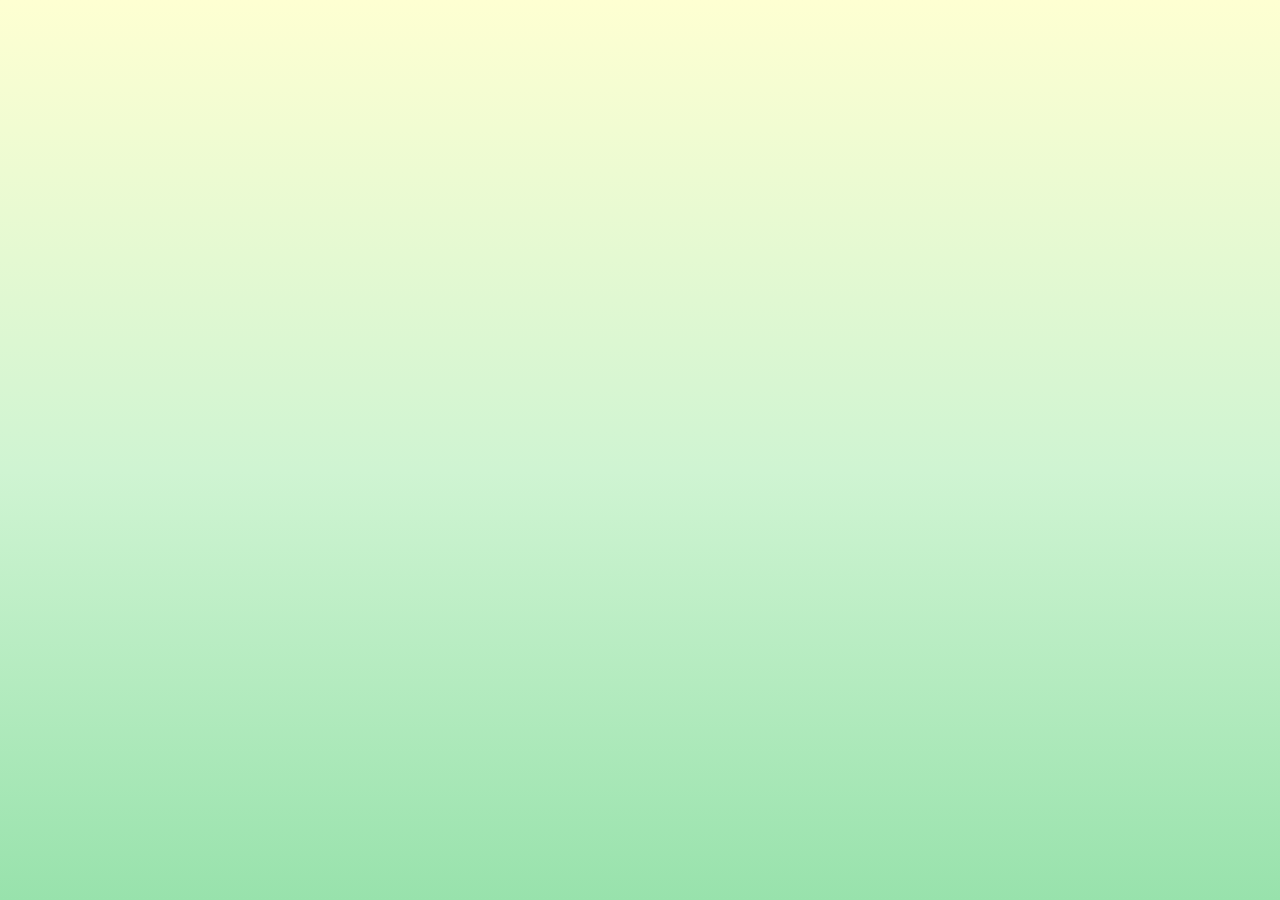
<file: index.html>
<!DOCTYPE html>
<html lang="en">
<head>
    <meta charset="UTF-8">
    <meta http-equiv="X-UA-Compatible" content="IE=edge">
    <meta name="viewport" content="width=device-width, initial-scale=1.0">
    <link rel="stylesheet" href="../styles/mainstyle.css">
    <link rel="icon" href="./img/logo2.png" type="image/png">
    
    <title>DIETIO</title>
</head>
<body>
    <div class="splash">
        <div class="head-logo">
            <img class="logo" src="./img/logo.png" alt="logo">
        </div>
    </div>

    <div class="onboarding">
        <div class="headboarding">
            <img class="logoboarding" src="./img/logo.png" alt="logo">
            <h1>Selamat Datang</h1>
            <p>Mulai perjalanan diet mu bersama <span>DIETIO</span></p>
            <img class="onboardimage" src="./img/onboard.png" alt="onboard">
            <a class="login-btn" href="./views/login.html">Log in</a>
            <a class="signup-btn" href="./views/signup.html">Sign up</a>
            <img class="wave" src="./img/onboard-wave.png" alt="wave">
        </div>
    </div>

    <div class="slideshow">
        <div class="headslideshow">
            <img class="logoboarding" src="./img/logo.png" alt="logo">
            <h1>Kata Mereka</h1>
            <div class="mySlides">
                <p class="quote">Aplikasi Dietio sangat membantu aku dalam mencatat dan menjaga asupan kalori setiap harinya. Setelah dua bulan memakai Dietio, berat badanku sudah turun 2 kg. Luar biasa!</q>
                <p class="author">- Rachel Vennya, 23 Tahun</p>
            </div>
            
            <div class="mySlides">
                <p class="quote">Berkat catering diet dari Dieto, aku jadi tidak perlu repot untuk memasak sendiri. Dengan catering diet ini aku juga berhasil menurunkan berat badan dalam 3 minggu. Terima kasih Dietio!</q>
                <p class="author">- Nicholas Michael, 18 Tahun</p>
            </div>
            
            <div class="mySlides">
                <p class="quote">Aplikasi Dietio sangat insightful untuk aku yang masih awam mengenal diet sehat. Aplikasi ini membantu perjalanan penurunan badanku hingga hampir 5 kg dalam 8 minggu!</q>
                <p class="author">- Rudy Santoso, 30 Tahun</p>
            </div>
            <div class="dot-container">
                <span class="dot" onclick="currentSlide(1)"></span>
                <span class="dot" onclick="currentSlide(2)"></span>
                <span class="dot" onclick="currentSlide(3)"></span>
            </div>
            <a class="login-btn2" href="./views/login.html">Log in</a>
            <a class="signup-btn" href="./views/signup.html">Sign up</a>
            <div class="imgSlide">
                <img class="wave" src="./img/onboard-wave2.png" alt="">
            </div>
            <div class="imgSlide">
                <img class="wave" src="./img/onboard-wave3.png" alt="">
            </div>
            <div class="imgSlide">
                <img class="wave" src="./img/onboard-wave4.png" alt="">
            </div>
        </div>
    </div>

    <script src="./js/app.js"></script>
</body>
</html>
</file>
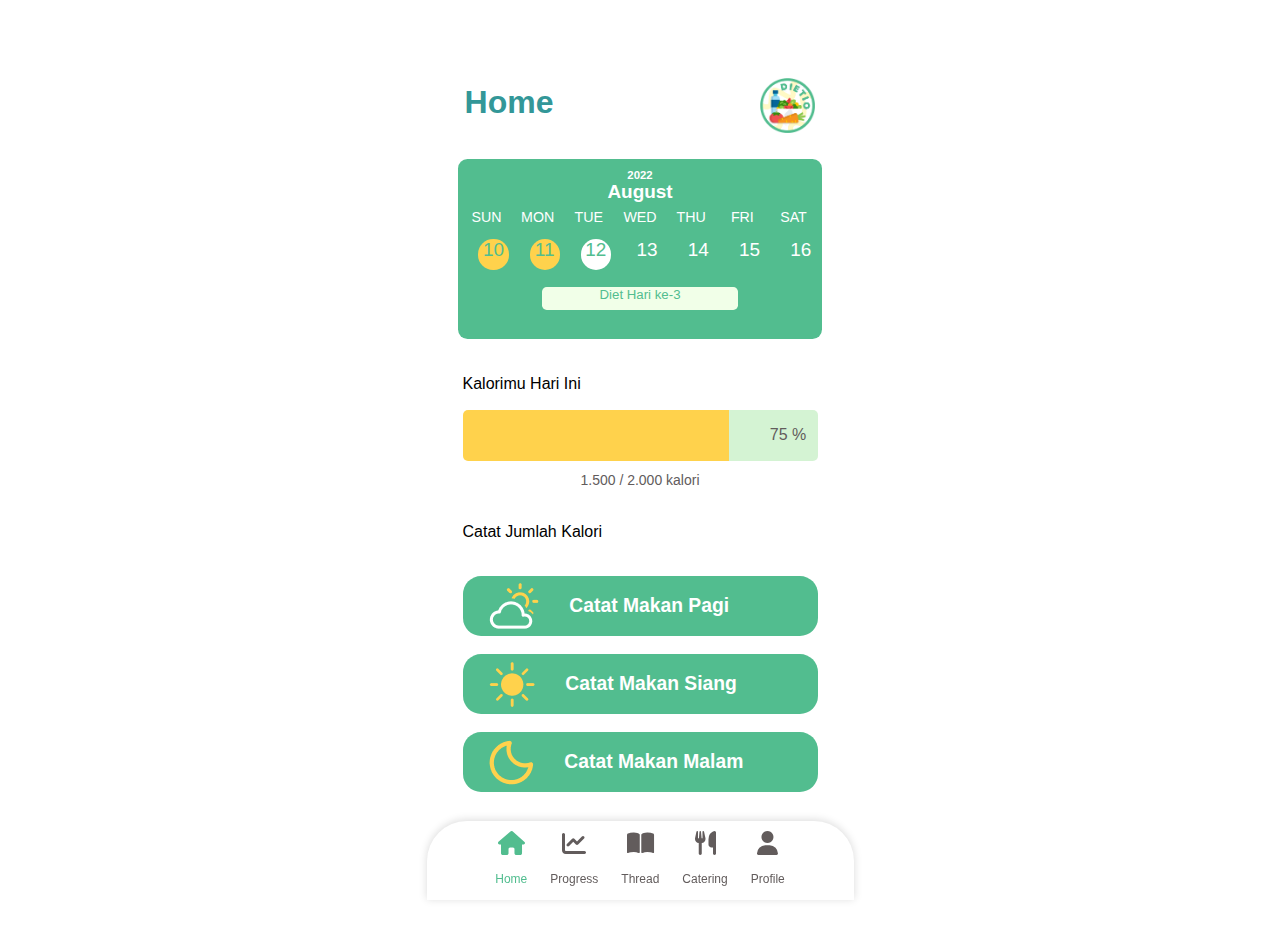
<file: views/home.html>
<!DOCTYPE html>
<html lang="en">
<head>
    <meta charset="UTF-8">
    <meta name="viewport" content="width=device-width, initial-scale=1.0">
    <link rel="stylesheet" href="../styles/home.css">
    <link rel="stylesheet" href="https://cdnjs.cloudflare.com/ajax/libs/font-awesome/6.4.0/css/all.min.css">
    <link rel="icon" href="../img/logo2.png" type="image/png">
    
    <title>DIETIO</title>
</head>
<body>
    <div class="home">
        <div class="headerhome">
            <div class="logohome">
                <h1>Home</h1>
                <img class="logo" src="../img/logo.png" alt="logo">
            </div>
            <div class="calendar">
                <h4>2022</h4>
                <h2>August</h2>
                <div class="date">
                    <p>SUN</p>
                    <p>MON</p>
                    <p>TUE</p>
                    <p>WED</p>
                    <p>THU</p>
                    <p>FRI</p>
                    <p>SAT</p>
                </div>
                <div class="day">
                    <p id="past-day">10</p>
                    <p id="past-day">11</p>
                    <p id="current-day">12</p>
                    <p>13</p>
                    <p>14</p>
                    <p>15</p>
                    <p>16</p>
                </div>
                <div class="totaldiet">
                    <h2>Diet Hari ke-3</h2>
                </div>
            </div>
            <div class="calories">
                <div class="calorie-text">
                    <h4>Kalorimu Hari Ini</h4>
                </div>
                <div class="rectangle">
                    <h1>75 %</h1>
                </div>
                <h3>1.500 / 2.000 kalori</h3>
            </div>
            <div class="catat">
                <div class="catat-text">
                    <h3>Catat Jumlah Kalori</h3>
                </div>
                <div class="container-catat">
                    <a class="box-catat" href="../views/note.html">
                        <div class="box">
                            <img src="../img/morning.png" alt="Morning">
                            <h2>Catat Makan Pagi</h2>
                        </div>
                    </a>
                    <a class="box-catat" href="../views/note.html">
                        <div class="box">
                            <img src="../img/evening.png" alt="Evening">
                            <h2>Catat Makan Siang</h2>
                        </div>
                    </a>
                    <a class="box-catat" href="../views/note.html">
                        <div class="box">
                            <img src="../img/night.png" alt="">
                            <h2>Catat Makan Malam</h2>
                        </div>
                    </a>
                </div>
            </div>
            <div class="footer">
                <div class="menu-bar">
                    <a class="current-menu" href="#">
                        <i class="fa-sharp fa-solid fa-house fa-xl"></i>
                        <h5>Home</h5>
                    </a>
                    <a class="menu" href="#">
                        <i class="fa-solid fa-chart-line fa-xl"></i>
                        <h5>Progress</h5>
                    </a>
                    <a class="menu" href="#">
                        <i class="fa-solid fa-book-open fa-xl"></i>
                        <h5>Thread</h5>
                    </a>
                    <a class="menu" href="#">
                        <i class="fa-sharp fa-solid fa-utensils fa-xl"></i>
                        <h5>Catering</h5>
                    </a>
                    <a class="menu" href="#">
                        <i class="fa-solid fa-user fa-xl"></i>
                        <h5>Profile</h5> 
                    </a>
                </div>
            </div>
        </div>
    </div>
</body>
</html>
</file>
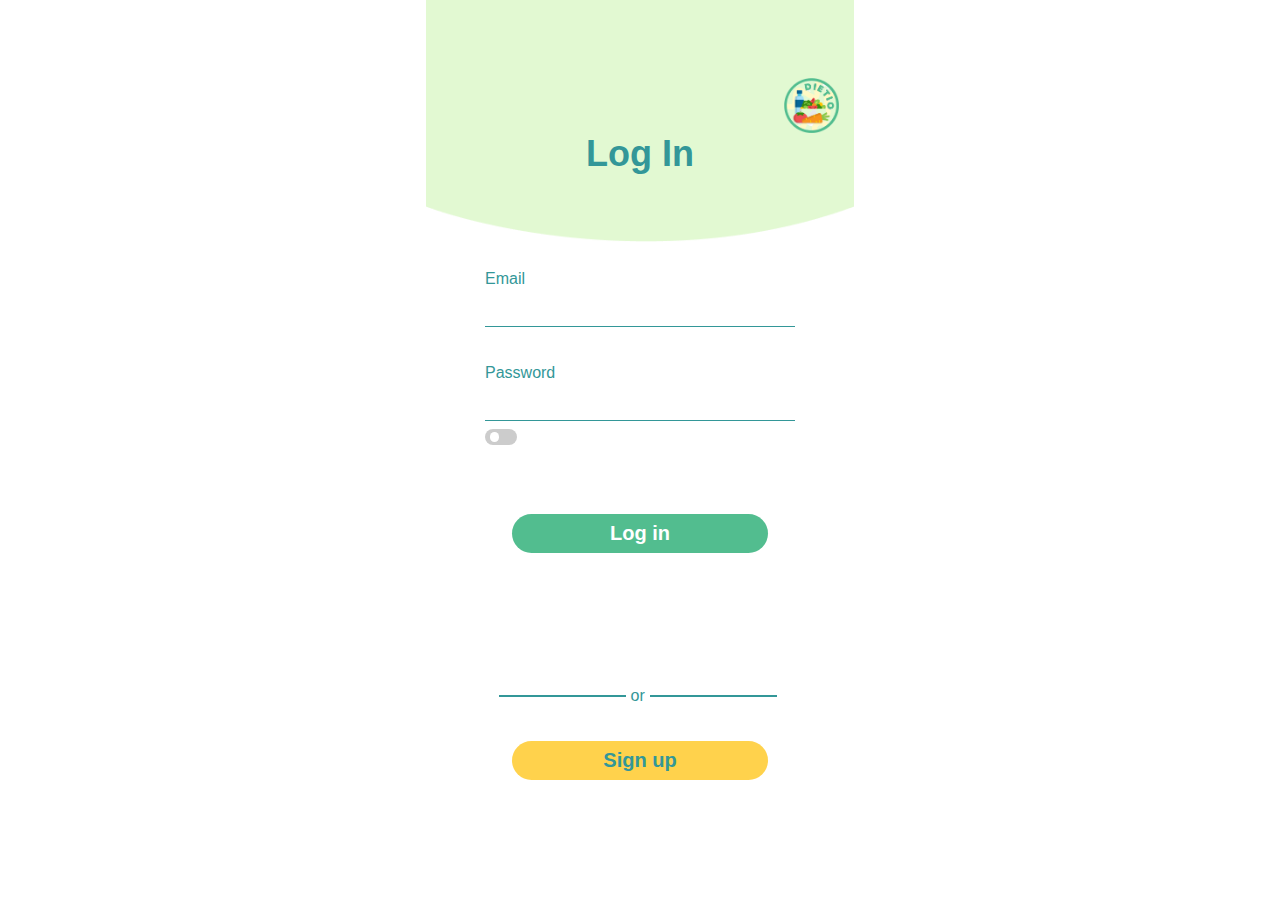
<file: views/login.html>
<!DOCTYPE html>
<html lang="en">
<head>
    <meta charset="UTF-8">
    <meta name="viewport" content="width=device-width, initial-scale=1.0">
    <link rel="stylesheet" href="../styles/login.css">
    <link rel="icon" href="../img/logo2.png" type="image/png">
    
    <title>DIETIO</title>
</head>
<body>
    <div class="login">
        <div class="headlogin">
            <img class="logo" src="../img/logo.png" alt="logo">
            <img class="head-logo" src="../img/headlog.png" alt="header">
            <h1>Log In</h1>
            <form action="#" class="loginform">
                <div class="email">
                  <label for="email">Email</label>
                  <br>
                  <div class="input">
                    <input type="email" id="email">
                    <div class="underline"></div>
                  </div>
                </div>
                <div class="password">
                    <label for="password">Password</label>
                    <br>
                    <div class="input">
                      <input type="password" id="password">
                      <div class="underline"></div>
                    </div>
                    <div class="toggle-password" onclick="togglePasswordVisibility()">
                      <input type="checkbox" id="toggleCheckbox">
                      <label for="toggleCheckbox"></label>
                    </div>
                </div>
            </form>
            <a class="login-btn" href="./home.html">Log in</a>
            <div class="or">
                <div class="under1"></div>
                <span>or</span>
                <div class="under2"></div>
            </div>
            <a class="signup-btn" href="./signup.html">Sign up</a>
        </div>
    </div>
    <script src="../js/form.js"></script>
</body>
</html>
</file>
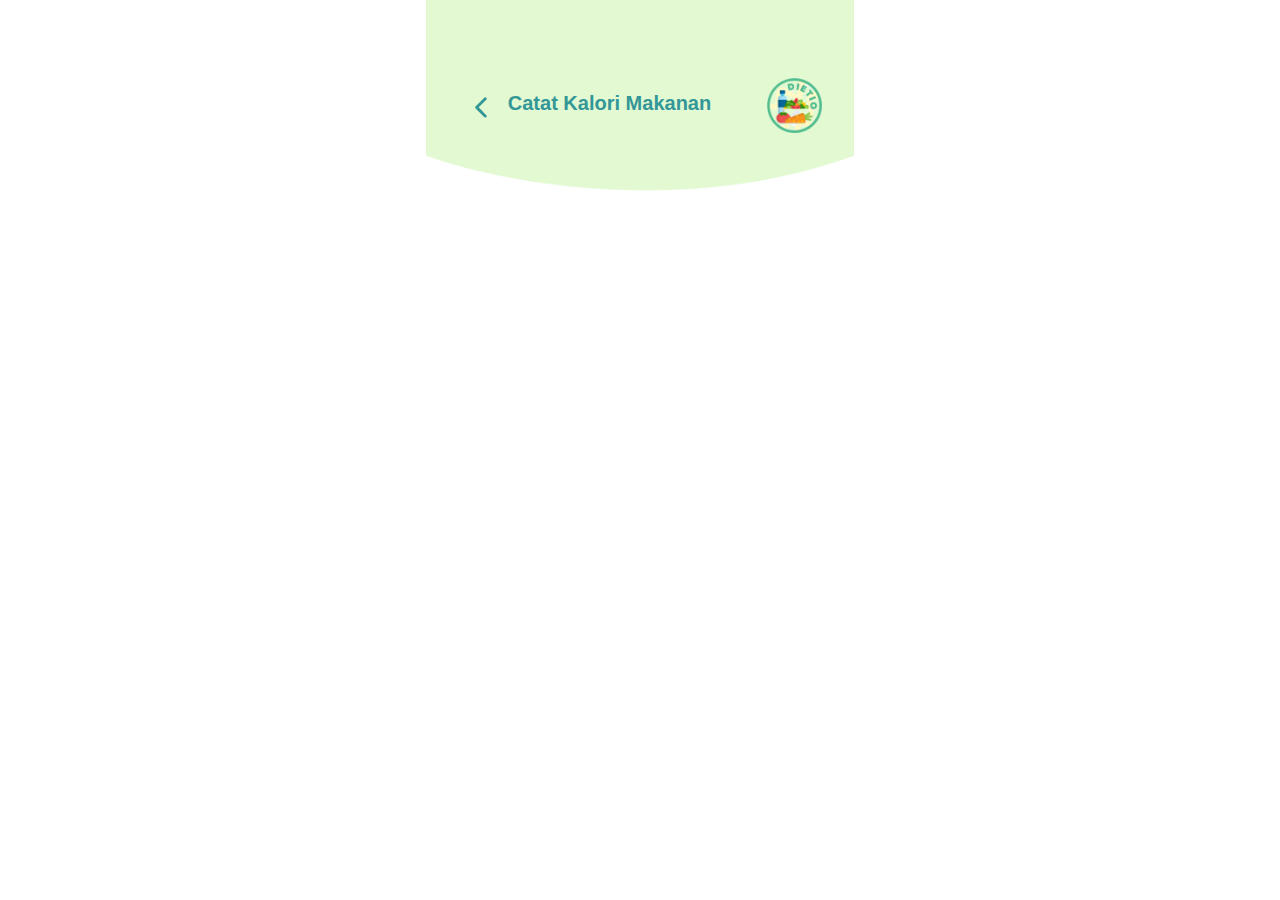
<file: views/note.html>
<!DOCTYPE html>
<html lang="en">
<head>
    <meta charset="UTF-8">
    <meta name="viewport" content="width=device-width, initial-scale=1.0">
    <link rel="stylesheet" href="../styles/note.css">
    <link rel="stylesheet" href="https://cdnjs.cloudflare.com/ajax/libs/font-awesome/6.4.0/css/all.min.css">
    <link rel="icon" href="../img/logo2.png" type="image/png">
    
    <title>DIETIO</title>
</head>
<body>
    <div class="home">
        <div class="headerhome">
            <div class="logohome">
                <a class="back" href="javascript:javascript:history.go(-1)"><img src="../img/chevron-right.png" alt="back"></a>
                <img class="logo" src="../img/logo.png" alt="logo">
                <h1>Catat Kalori Makanan</h1>
            </div>
            <img class="logo-header" src="../img/headlog.png" alt="Header">
        </div>
    </div>
</body>
</html>
</file>
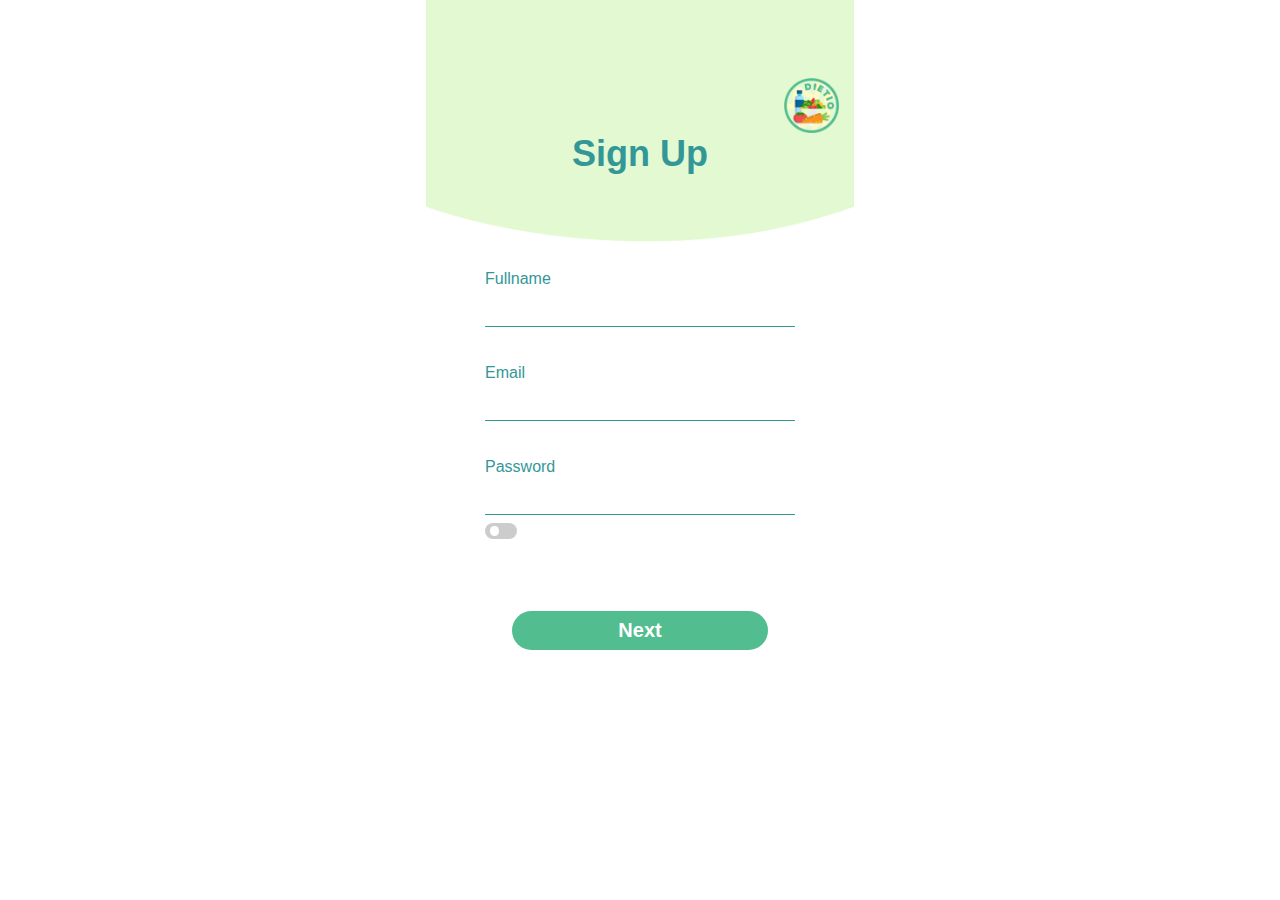
<file: views/signup.html>
<!DOCTYPE html>
<html lang="en">
<head>
    <meta charset="UTF-8">
    <meta name="viewport" content="width=device-width, initial-scale=1.0">
    <link rel="stylesheet" href="../styles/signup.css">
    <link rel="icon" href="../img/logo2.png" type="image/png">
    
    <title>DIETIO</title>
</head>
<body>
    <div class="register">
        <div class="headreg">
            <img class="logo" src="../img/logo.png" alt="logo">
            <img class="head-logo" src="../img/headlog.png" alt="header">
            <h1>Sign Up</h1>
            <!-- Form 1 -->
            <form action="" class="registerform" id="form1">
                <div class="name">
                    <label for="name">Fullname</label>
                    <br>
                    <div class="input">
                      <input type="text" id="name">
                      <div class="underline"></div>
                    </div>
                  </div>
                <div class="email">
                  <label for="email">Email</label>
                  <br>
                  <div class="input">
                    <input type="email" id="email">
                    <div class="underline"></div>
                  </div>
                </div>
                <div class="password">
                    <label for="password">Password</label>
                    <br>
                    <div class="input">
                      <input type="password" id="password">
                      <div class="underline"></div>
                    </div>
                    <div class="toggle-password" onclick="togglePasswordVisibility()">
                      <input type="checkbox" id="toggleCheckbox">
                      <label for="toggleCheckbox"></label>
                    </div>
                </div>
                <button class="next-btn" onclick="nextForm(event)">Next</button>
            </form>
            <!-- Form 2 -->
            <form action="" class="registerform" id="form2" style="display: none;">
                <div class="bb">
                    <label for="bb">Berat Badan saat ini (Kg)</label>
                    <br>
                    <div class="input">
                      <input type="tel" id="bb">
                      <div class="underline"></div>
                    </div>
                  </div>
                <div class="tb">
                  <label for="tb">Target Berat Badan (Kg)</label>
                  <br>
                  <div class="input">
                    <input type="tel" id="tb">
                    <div class="underline"></div>
                  </div>
                </div>
                <div class="waktu">
                    <label for="waktu">Jumlah waktu penurunan berat badan</label>
                    <br>
                    <div class="input">
                      <input type="tel" id="waktu">
                      <div class="underline"></div>
                    </div>
                </div>
                <button class="signup-btn" onclick="showModal(event)">Sign up</button>
            </form>
            <div id="myModal" class="modal">
              <div class="modal-content">
                <div class="checklist">
                  <img class="circle-img" src="../img/circle.png" alt="circle">
                  <img class="check-img" src="../img/checklist.png" alt="checklist">
                </div>
                <h2>Registration Success</h2>
                <button type="button" class="ok-btn">OK</button>
              </div>
            </div>
        </div>
    </div>
    <script src="../js/form.js"></script>
</body>
</html>
</file>
<file: styles/mainstyle.css>
*{
    box-sizing: border-box;
    margin: 0;
    padding: 0;
    font-family: 'Poppins', sans-serif;
    transition: 0.3s ease-out;
}

:root{
    --primary-color: #339798;
    --secondary-color: #52BD8F;
    --third-color: #FFD24C;    
    --white-color: #fff;
    --box-color: #F1FFE8;
    --dot-primary-color: #9CE4AF;
    --dot-secondary-color: #E2F9D2;
    --big-font-weight: 700;
    --medium-font-weight: 600;
    --small-font-weight: 500;
    --tiny-font-weight: 400;
}

body {
	padding: 0;
	margin: 0;
	background-color: #fff;
}

a{
    text-decoration: none;
}

.splash{
    top: 0;
    left: 0;
    width: 100%;
    height: 100%;
    position: fixed;
    z-index: 200;
    background: linear-gradient(180deg, #FEFFD2 0%, #CFF4D2 52.4%, #98E2AC 100%);
}

.splash.display-none{
    top: 0;
    left: 0;
    opacity: 0;
    width: 100%;
    height: 100%;
    height: 100vh;
    position: fixed;
    z-index: -20;
    background: linear-gradient(180deg, #FEFFD2 0%, #CFF4D2 52.4%, #98E2AC 100%);
    transition: all 0.5s;
}

.head-logo{
    display: flex;
    justify-content: center;
    align-items: center;
    height: 100%;
}

.logo{
    width: 218px;
    height: 218px;
    opacity: 0;
    animation: fadein 1s ease-in-out forwards;
}

@keyframes fadein{
    to{
        opacity: 1;
    }
}

.onboarding{
    background-color: var(--white-color);
    top: 0;
    left: 0;
    width: 100%;
    height: 100%;
    position: fixed;
    z-index: 20;
}

.onboarding.display-none{
    height: 926px;
    opacity: 0;
    z-index: -200;
    position: fixed;
    transition: all 0.5s;
}

.headboarding{
    display: flex;
    flex-direction: column;
    justify-content: center;
    align-items: center;
    text-align: center;
    animation: fadein 1s ease-in-out forwards;
}

.logoboarding{
    width: 76px;
    height: 76px;
    margin-top: 6.563rem;
}

.headboarding h1{
    color: var(--primary-color);
    font-weight: var(--big-font-weight);
    margin-top: 0.938rem;
    font-size: 2.25rem;
}

.headboarding p{
    color: var(--secondary-color);
    font-weight: var(--small-font-weight);
    margin-top: 0.438rem;
    width: 13.625rem;
    font-size: 1rem;
}

.onboardimage{
    margin-top: 2rem;
}

.login-btn{
    margin-top: 1.11rem;
    background-color: var(--secondary-color);
    border-radius: 2.5rem;
    width: 18.063rem;
    padding: 1rem;
    color: var(--white-color);
    font-weight: var(--medium-font-weight);
    font-size: 1.25rem;
}

.login-btn:hover{
    opacity: 0.8;
    box-shadow: #fff 0px 2px;
}

.signup-btn{
    margin-top: 1rem;
    border-radius: 2.5rem;
    border-style: solid;
    border-color: var(--third-color);
    width: 18.063rem;
    padding: 1rem;
    font-size: 1.25rem;
    color: var(--third-color);
    font-weight: var(--medium-font-weight);
}

.signup-btn:hover{
    opacity: 0.8;
    box-shadow: #fff 0px 2px;
}

.wave{
    bottom: 0;
    height: 100%;
    margin-top: 0.579rem;
}

.slideshow {
    background-color: var(--white-color);
    top: 0;
    left: 0;
    width: 100%;
    height: 100%;
    position: fixed;
    z-index: 20;
}

.headslideshow{
    display: flex;
    flex-direction: column;
    justify-content: center;
    align-items: center;
    text-align: center;
    animation: fadein 1s ease-in-out forwards;
}

.headslideshow h1{
    color: var(--primary-color);
    font-weight: var(--big-font-weight);
    margin-top: 0.938rem;
    font-size: 2.25rem;
    width: 14.75rem;
}

.quote{
    color: var(--secondary-color);
    font-weight: var(--tiny-font-weight);
    font-size: 0.813rem;
    margin: 1.688rem 2rem 0rem 2.563rem;
}
  
.mySlides {
    display: none;
    margin-top: 1.625rem;
    text-align: center;
    width: 19.063rem;
    height: 12.75rem;
    border-radius: 1.25rem;
    transition: all 0.2s ease-out;
    background-color: var(--box-color);
}

.dot-container {
    text-align: center;
    margin-top: 1.563rem;
    height: 0.688rem;
}
  
.dot {
    cursor: pointer;
    height: 0.688rem;
    width: 0.688rem;
    margin: 0 0.125rem;
    background-color: var(--dot-secondary-color);
    border-radius: 50%;
    display: inline-block;
    transition: background-color 0.6s ease;
}
  
.active, .dot:hover {
    background-color: var(--dot-primary-color);
}

.author{
    text-align: center;
    font-size: 0.75rem;
    margin-top: 0.625rem;
    color: var(--secondary-color);
    font-weight: var(--tiny-font-weight);
}

.login-btn2{
    margin-top: 5.5rem;
    background-color: var(--secondary-color);
    border-radius: 2.5rem;
    width: 18.063rem;
    padding: 1rem;
    color: var(--white-color);
    font-weight: var(--medium-font-weight);
    font-size: 1.25rem;
}

.login-btn2:hover{
    opacity: 0.8;
    box-shadow: #fff 0px 2px;
}

.imageSlide{
    display: none;
    transition: all 0.2s ease-out;
}
</file>
<file: styles/home.css>
*{
    box-sizing: border-box;
    margin: 0;
    padding: 0;
    font-family: 'Poppins', sans-serif;
    transition: 0.3s ease-out;
}

:root{
    --primary-color: #339798;
    --secondary-color: #52BD8F;
    --third-color: #FFD24C;    
    --white-color: #fff;
    --box-color: #F1FFE8;
    --dot-primary-color: #9CE4AF;
    --dot-secondary-color: #E2F9D2;
    --forth-color: #D4F3D3;
    --big-font-weight: 700;
    --medium-font-weight: 600;
    --small-font-weight: 500;
    --tiny-font-weight: 400;
    --tinys-font-weight: 300;
}

body {
	padding: 0;
	margin: 0;
	background-color: #fff;
    min-height: 926px;
    max-height: 926px;
}

a{
    text-decoration: none;
}

.home{
    background-color: var(--white-color);
    top: 0;
    left: 0;
    width: 100%;
    height: 100%;
    position: fixed;
    z-index: 20;
}

.headerhome{
    position: relative;
    display: flex;
    flex-direction: column;
    justify-content: center;
    align-items: center;
    text-align: center;
    animation: fadein 1s ease-in-out forwards;
}

.logohome {
    display: flex;
    align-items: center;
    justify-content: center;
}
  
.logohome h1 {
    color: var(--primary-color);
    font-weight: var(--big-font-weight);
    font-size: 2rem;
    margin-top: 5.188rem;
    height: 3rem;
}

.logo{
    width: 3.438rem;
    height: 3.438rem;
    margin-top: 4.875rem;
    margin-left: 12.938rem;
}

.calendar{
    margin-top: 1.625rem;
    width: 22.741rem;
    height: 11.25rem;
    border-radius: 0.593rem;
    background-color: var(--secondary-color);
}

.calendar h4{
    color: var(--white-color);
    font-weight: var(--medium-font-weight);
    font-size: 0.711rem;
    margin-top: 0.644rem;
}

.calendar h2{
    color: var(--white-color);
    font-weight: var(--medium-font-weight);
    font-size: 1.185rem;
}

.date{
    display: flex;
    align-items: center;
    justify-content: center;
    gap: 0.295rem;
}

.date p{
    margin-top: 0.358rem;
    color: var(--white-color);
    font-weight: var(--tinys-font-weight);
    font-size: 0.889rem;
    width: 2.904rem;
    height: 1.244rem;
}

.day{
    display: flex;
    align-items: center;
    justify-content: center;
    width: 23.625rem;
}

.day p{
    margin-top: 0.544rem;
    font-size: 1.185rem;
    color: var(--white-color);
    font-weight: var(--small-font-weight);
    width: 1.891rem;
    height: 1.891rem;
    margin: 0.656rem;
}

#past-day{
    background-color: var(--third-color);
    border-radius: 50%;
    color: var(--secondary-color);
}

#current-day{
    background-color: var(--white-color);
    border-radius: 50%;
    color: var(--secondary-color);
}

.totaldiet{
    display: flex;
    align-items: center;
    justify-content: center;
}

.totaldiet h2{
    margin-top: 0.402rem;
    font-size: 0.829rem;
    font-weight: var(--small-font-weight);
    width: 12.25rem;
    height: 1.444rem;
    color: var(--secondary-color);
    background-color: var(--box-color);
    border-radius: 0.296rem;
}

.calories{
    display: flex;
    flex-direction: column;
    margin-top: 2.063rem;
    justify-content: center;
    width: 22.188rem;
    height: 7.375rem;
}

.calories h4{
    font-size: 1rem;
    float: left;
    font-weight: var(--small-font-weight);
    height: 2.188rem;
}

.rectangle {
    width: 22.188rem;
    height: 3.188rem;
    display: flex;
    flex-direction: column;
    align-items: flex-end;
    justify-content: center;
    border-radius: 0.313rem;
    background: linear-gradient(to right, var(--third-color) 75%, var(--forth-color) 25%);
}

.rectangle h1{
    color: #625C5C;
    margin-right: 0.7rem;
    font-size: 1rem;
    font-weight: var(--small-font-weight);
}

.calories h3{
    color: #625C5C;
    font-size: 0.875rem;
    font-weight: var(--small-font-weight);
    margin-top: 0.688rem;
}

.catat{
    display: flex;
    flex-direction: column;
    margin-top: 2.063rem;
    justify-content: center;
    width: 22.188rem;
}

.catat h3{
    font-size: 1rem;
    float: left;
    font-weight: var(--small-font-weight);
    height: 2.188rem;
}

.container-catat{
    width: 22.188rem;
    height: 13.759rem;
}

.box-catat{
    margin-top: 1.133rem;
    display: flex;
    width: 22.188rem;
    height: 3.742rem;
    background-color: var(--secondary-color);
    border-radius: 1.131rem;
}

.box-catat:hover{
    opacity: 0.8;
    color: var(--secondary-color);
}

.box{
    display: flex;
    flex-direction: row;
    align-items: center;
}

.box img{
    margin-left: 1.679rem;
}

.box h2{
    margin-left: 1.875rem;
    color: var(--white-color);
    font-size: 1.206rem;
    font-weight: var(--big-font-weight);
}

.footer{
    position: sticky;
    bottom: 0;
    margin-top: 4.36rem;
    display: flex;
    flex-direction: column;
    justify-content: center;
    align-items: center;
    text-align: center;
    width: 26.688rem;
    height: 4.959rem;
    background: #FFFFFF;
    box-shadow: 0px -1px 9px rgba(0, 0, 0, 0.15);
    border-radius: 40px 40px 0px 0px;
}

.menu-bar{
    display: flex;
    flex-direction: row;
    gap: 23px;
}

.menu-bar i{
    height: 1.813rem;
    width: 1.875rem; 
}

.menu{
    color:#625C5C;
}

.menu:hover{
    color: var(--secondary-color);
}

.menu h5{
    font-size: 0.75rem;
    font-weight: var(--tiny-font-weight);
}

.current-menu{
    color: var(--secondary-color);
}

.current-menu h5{
    font-size: 0.75rem;
    font-weight: var(--tiny-font-weight);
}

.current-menu:hover{
    opacity: 0.7;
}
</file>
<file: styles/login.css>
*{
    box-sizing: border-box;
    margin: 0;
    padding: 0;
    font-family: 'Poppins', sans-serif;
    transition: 0.3s ease-out;
}

:root{
    --primary-color: #339798;
    --secondary-color: #52BD8F;
    --third-color: #FFD24C;    
    --white-color: #fff;
    --box-color: #ECF7FF;
    --dot-primary-color: #9CE4AF;
    --dot-secondary-color: #E2F9D2;
    --big-font-weight: 700;
    --medium-font-weight: 600;
    --small-font-weight: 500;
    --tiny-font-weight: 400;
    --tinys-font-weight: 300;
}

body {
	padding: 0;
	margin: 0;
	background-color: #fff;
}

a{
    text-decoration: none;
}

.login{
    background-color: var(--white-color);
    top: 0;
    left: 0;
    width: 100%;
    height: 100%;
    position: fixed;
    z-index: 20;
}

.headlogin{
    position: relative;
    display: flex;
    flex-direction: column;
    justify-content: center;
    align-items: center;
    text-align: center;
    animation: fadein 1s ease-in-out forwards;
}

.head-logo{
    position: fixed;
    z-index: 1;
    width: 26.75rem;
    height: 16.063rem;
    top: -0.938rem;
}

.headlogin h1{
    color: var(--primary-color);
    font-weight: var(--big-font-weight);
    margin-bottom: 3.767rem;
    font-size: 2.25rem;
    z-index: 3;
}

.logo {
    z-index: 2;
    width: 55px;
    height: 55px;
    margin: 4.875rem 0rem 0rem 21.375rem;
}

.loginform{
    margin-top: 2rem;
}

.email{
    display: flex;
    flex-direction: column;
    align-items: flex-start;
}

label{
    color: var(--primary-color);
    font-weight: var(--small-font-weight);
    font-size: 1rem;
    line-height: 1.5rem;
}

.input {
    position: relative;
    width: 310.01px;
}


.underline {
    position: absolute;
    bottom: 0;
    left: 0;
    width: 100%;
    height: 1px;
    background-color: var(--primary-color);
}

input {
    border: none;
    width: 310.01px;
    outline: none; /* Add this line to remove the outline when focused */
    color: var(--primary-color);
}

.password {
    position: relative;
    width: 310.01px;
    margin-top: 2.125rem;
    display: flex;
    flex-direction: column;
    align-items: flex-start;
}
  
.toggle-password {
    position: relative;
    display: inline-block;
    margin-top: 0.5rem;
    cursor: pointer;
}
  
.toggle-password input[type="checkbox"] {
    display: none;
}
  
.toggle-password label {
    position: relative;
    display: inline-block;
    width: 2rem;
    height: 1rem;
    background-color: #ccc;
    border-radius: 0.5rem;
    transition: background-color 0.3s ease;
}
  
.toggle-password input[type="checkbox"]:checked + label {
    background-color: var(--primary-color);
}
  
.toggle-password label:after {
    content: '';
    position: absolute;
    top: 0.2rem;
    left: 0.3rem;
    width: 0.6rem;
    height: 0.6rem;
    background-color: #fff;
    border-radius: 50%;
    transition: transform 0.3s ease;
    pointer-events: none;
}
  
.toggle-password input[type="checkbox"]:checked + label:after {
    transform: translateX(1rem);
}

.login-btn{
    margin-top: 4.063rem;
    background-color: var(--secondary-color);
    border-radius: 1.25rem;
    width: 16rem;
    padding: .5rem;
    color: var(--white-color);
    font-weight: var(--medium-font-weight);
    font-size: 1.25rem;
}

.login-btn:hover{
    opacity: 0.8;
    box-shadow: #fff 0px 2px;
}

.or{
    display: flex;
    align-items: center;
    margin-top: 8.196rem;
    width: 17.688rem;
    height: 1.5rem;
}

.or span{
    font-weight: var(--tiny -font-weight);
    font-size: 1rem;
    width: 1.53rem;
    color: var(--primary-color);
}

.under1{
    width: 127px;
    height: 0px;
    left: 72px;
    top: 735px;
    border: 1px solid var(--primary-color);
}

.under2{
    width: 127px;
    height: 0px;
    left: 228px;
    top: 735px;
    border: 1px solid var(--primary-color);
}

.signup-btn{
    margin-top: 2.063rem;
    background-color: var(--third-color);
    font-size: 1.25rem;
    color: var(--primary-color);
    font-weight: var(--medium-font-weight);
    border-radius: 1.25rem;
    width: 16rem;
    padding: .5rem;
}

.signup-btn:hover{
    opacity: 0.8;
    box-shadow: #fff 0px 2px;
}
</file>
<file: styles/note.css>
*{
    box-sizing: border-box;
    margin: 0;
    padding: 0;
    font-family: 'Poppins', sans-serif;
    transition: 0.3s ease-out;
}

:root{
    --primary-color: #339798;
    --secondary-color: #52BD8F;
    --third-color: #FFD24C;    
    --white-color: #fff;
    --box-color: #F1FFE8;
    --dot-primary-color: #9CE4AF;
    --dot-secondary-color: #E2F9D2;
    --forth-color: #D4F3D3;
    --big-font-weight: 700;
    --medium-font-weight: 600;
    --small-font-weight: 500;
    --tiny-font-weight: 400;
    --tinys-font-weight: 300;
}

body {
	padding: 0;
	margin: 0;
	background-color: #fff;
}

a{
    text-decoration: none;
}
.home{
    background-color: var(--white-color);
    top: 0;
    left: 0;
    width: 100%;
    height: 100%;
    position: fixed;
    z-index: 20;
}

.headerhome{
    position: relative;
    display: flex;
    flex-direction: column;
    justify-content: center;
    align-items: center;
    text-align: center;
    animation: fadein 1s ease-in-out forwards;
}

.logo-header{
    position: fixed;
    z-index: 1;
    width: 26.75rem;
    height: 16.063rem;
    top: -4.125rem;
}

.logohome h1{
    color: var(--primary-color);
    font-weight: var(--big-font-weight);
    font-size: 1.25rem;
    margin-top: 5.75rem;
    margin-right:6.5rem;
    height: 1.875rem;
}

.logohome {
    z-index: 2;
    display: flex;
    justify-content: center;
}

.logohome a{
    margin-top: 5.65rem;
    margin-right: 0.5rem;
}

.logo {
    position: fixed;
    z-index: 2;
    width: 55px;
    height: 55px;
    margin: 4.875rem 2rem 0rem 21.375rem;
}
</file>
<file: styles/signup.css>
*{
    box-sizing: border-box;
    margin: 0;
    padding: 0;
    font-family: 'Poppins', sans-serif;
    transition: 0.3s ease-out;
}

:root{
    --primary-color: #339798;
    --secondary-color: #52BD8F;
    --third-color: #FFD24C;    
    --white-color: #fff;
    --box-color: #ECF7FF;
    --dot-primary-color: #9CE4AF;
    --dot-secondary-color: #E2F9D2;
    --big-font-weight: 700;
    --medium-font-weight: 600;
    --small-font-weight: 500;
    --tiny-font-weight: 400;
    --tinys-font-weight: 300;
}

body {
	padding: 0;
	margin: 0;
	background-color: #fff;
}

a{
    text-decoration: none;
}

.register{
    background-color: var(--white-color);
    top: 0;
    left: 0;
    width: 100%;
    height: 100%;
    position: fixed;
    z-index: 20;
}

.headreg{
    position: relative;
    display: flex;
    flex-direction: column;
    justify-content: center;
    align-items: center;
    text-align: center;
    animation: fadein 1s ease-in-out forwards;
}

.head-logo{
    position: fixed;
    z-index: 1;
    width: 26.75rem;
    height: 16.063rem;
    top: -0.938rem;
}

.headreg h1{
    color: var(--primary-color);
    font-weight: var(--big-font-weight);
    margin-bottom: 3.767rem;
    font-size: 2.25rem;
    z-index: 3;
}

.logo {
    z-index: 2;
    width: 55px;
    height: 55px;
    margin: 4.875rem 0rem 0rem 21.375rem;
}

.registerform{
    margin-top: 2rem;
}

.name, .bb{
    display: flex;
    flex-direction: column;
    align-items: flex-start;
}

.email, .tb, .waktu{
    display: flex;
    margin-top: 2.125rem;
    flex-direction: column;
    align-items: flex-start;
}

label{
    color: var(--primary-color);
    font-weight: var(--small-font-weight);
    font-size: 1rem;
    line-height: 1.5rem;
}

.input {
    position: relative;
    width: 310.01px;
}


.underline {
    position: absolute;
    bottom: 0;
    left: 0;
    width: 100%;
    height: 1px;
    background-color: var(--primary-color);
}

input {
    border: none;
    width: 310.01px;
    outline: none; /* Add this line to remove the outline when focused */
    color: var(--primary-color);
}

.password {
    position: relative;
    width: 310.01px;
    margin-top: 2.125rem;
    display: flex;
    flex-direction: column;
    align-items: flex-start;
}
  
.toggle-password {
    position: relative;
    display: inline-block;
    margin-top: 0.5rem;
    cursor: pointer;
}
  
.toggle-password input[type="checkbox"] {
    display: none;
}
  
.toggle-password label {
    position: relative;
    display: inline-block;
    width: 2rem;
    height: 1rem;
    background-color: #ccc;
    border-radius: 0.5rem;
    transition: background-color 0.3s ease;
}
  
.toggle-password input[type="checkbox"]:checked + label {
    background-color: var(--primary-color);
}
  
.toggle-password label:after {
    content: '';
    position: absolute;
    top: 0.2rem;
    left: 0.3rem;
    width: 0.6rem;
    height: 0.6rem;
    background-color: #fff;
    border-radius: 50%;
    transition: transform 0.3s ease;
    pointer-events: none;
}
  
.toggle-password input[type="checkbox"]:checked + label:after {
    transform: translateX(1rem);
}

.next-btn{
    margin-top: 4.263rem;
    cursor: pointer;
    border: none;
    background-color: var(--secondary-color);
    border-radius: 1.25rem;
    width: 16rem;
    padding: .5rem;
    color: var(--white-color);
    font-weight: var(--medium-font-weight);
    font-size: 1.25rem;
}

.next-btn:hover{
    opacity: 0.8;
    box-shadow: #fff 0px 2px;
}

.signup-btn{
    margin-top: 6.263rem;
    cursor: pointer;
    border: none;
    background-color: var(--secondary-color);
    border-radius: 1.25rem;
    width: 16rem;
    padding: .5rem;
    color: var(--white-color);
    font-weight: var(--medium-font-weight);
    font-size: 1.25rem;
}

.signup-btn:hover{
    opacity: 0.8;
    box-shadow: #fff 0px 2px;
}

.modal {
    display: none;
    position: fixed;
    z-index: 10;
    width: 100%;
    height: 100%;
    background-color: rgba(255, 255, 255, 0.5);
  }
  
.modal-content {
    width: 17.875rem;
    height: 15.5rem;
    background-color: #fefefe;
    text-align: center;
    background: #FFFFFF;
    box-shadow: 0px 0.187rem 0.28rem rgba(0, 0, 0, 0.25);
    border-radius: 1.401rem;
    position: absolute;
    top: 47%;
    left: 50%;
    transform: translate(-50%, 0%);
}
  
.modal-content h2{
    margin-top: 7.074rem;
    font-weight: var(--big-font-weight);
    color: #50555C;
    font-size: 1.121rem;
}

.checklist{
    position: absolute;
    left: 36.03%;
    right: 36.03%;
    top: 7.83%;
    bottom: 59.94%;
}

.circle-img {
    position: relative;
    z-index: 1;
}
  
.check-img {
    position: relative;
    top: -85%;
    left: 5%;
    z-index: 2;
}

  /* Button Styles */
.ok-btn {
    border-radius: 0.934rem;
    margin-top: 1.625rem;
    width: 7.981rem;
    height: 2.381rem;
    background-color: #4CAF50;
    color: white;
    border: none;
    cursor: pointer;
}
  
.ok-btn:hover {
    background-color: #45a049;
}
</file>
